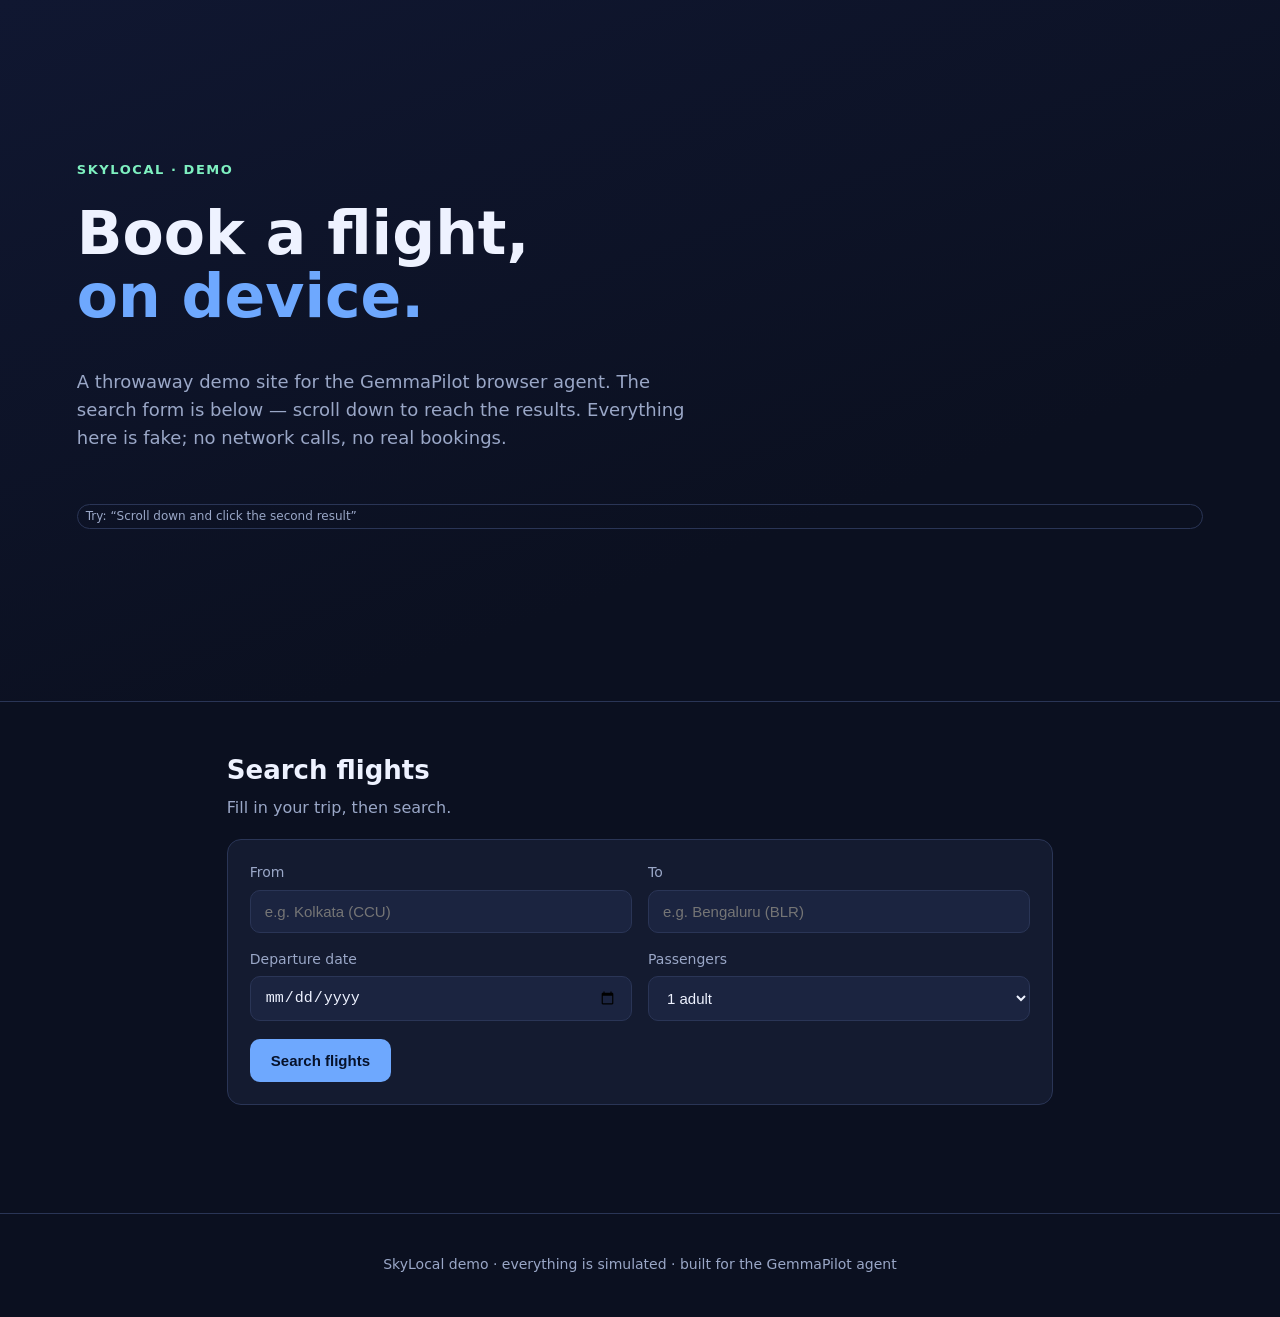
<file: demo-site/index.html>
<!doctype html>
<html lang="en">
<head>
  <meta charset="utf-8" />
  <meta name="viewport" content="width=device-width, initial-scale=1" />
  <title>SkyLocal — Demo Flight Booking</title>
  <style>
    :root {
      --bg: #0b1020; --panel: #141b30; --panel2: #1b2440; --line: #2a3556;
      --ink: #eef2ff; --muted: #9aa7c7; --brand: #6ea8fe; --accent: #7ef0c0;
      --danger: #ff8a8a; --radius: 14px;
    }
    * { box-sizing: border-box; }
    body {
      margin: 0; font: 16px/1.55 system-ui, -apple-system, Segoe UI, Roboto, sans-serif;
      color: var(--ink); background: radial-gradient(1200px 600px at 70% -10%, #16203f 0, transparent 60%), var(--bg);
      background-color: var(--bg);
    }
    header.hero {
      min-height: 78vh; display: flex; flex-direction: column; justify-content: center;
      padding: 6vh 6vw; gap: 22px;
      background: linear-gradient(160deg, #101731, #0b1020 70%);
      border-bottom: 1px solid var(--line);
    }
    .badge { color: var(--accent); font-weight: 700; letter-spacing: .12em; text-transform: uppercase; font-size: 13px; }
    h1 { font-size: clamp(34px, 6vw, 60px); margin: 0; line-height: 1.05; }
    h1 span { color: var(--brand); }
    .sub { color: var(--muted); max-width: 620px; font-size: 18px; }
    main { padding: 0 6vw 12vh; max-width: 980px; margin: 0 auto; }
    section { margin-top: 48px; }
    h2 { font-size: 26px; margin: 0 0 6px; }
    .hint { color: var(--muted); margin: 0 0 18px; }
    .panel { background: var(--panel); border: 1px solid var(--line); border-radius: var(--radius); padding: 22px; }
    .grid { display: grid; grid-template-columns: 1fr 1fr; gap: 16px; }
    @media (max-width: 620px) { .grid { grid-template-columns: 1fr; } }
    label { display: block; font-size: 14px; color: var(--muted); margin-bottom: 6px; }
    input, select {
      width: 100%; padding: 12px 14px; border-radius: 10px; border: 1px solid var(--line);
      background: var(--panel2); color: var(--ink); font-size: 15px;
    }
    input:focus, select:focus { outline: 2px solid var(--brand); border-color: var(--brand); }
    .btn {
      display: inline-flex; align-items: center; gap: 8px; cursor: pointer;
      padding: 12px 20px; border-radius: 10px; border: 1px solid transparent;
      font-size: 15px; font-weight: 600;
    }
    .btn-primary { background: var(--brand); color: #06122b; }
    .btn-primary:hover { filter: brightness(1.08); }
    .btn-ghost { background: transparent; border-color: var(--line); color: var(--ink); }
    .btn-danger { background: var(--danger); color: #2a0808; }
    .btn-row { margin-top: 18px; display: flex; gap: 12px; flex-wrap: wrap; }
    .result {
      display: flex; align-items: center; justify-content: space-between; gap: 16px;
      border: 1px solid var(--line); background: var(--panel2); border-radius: 12px;
      padding: 16px 18px; margin-bottom: 14px;
    }
    .result h3 { margin: 0 0 4px; font-size: 18px; }
    .result .meta { color: var(--muted); font-size: 14px; }
    .price { font-size: 20px; font-weight: 800; color: var(--accent); white-space: nowrap; }
    .hidden { display: none; }
    .review dt { color: var(--muted); font-size: 13px; }
    .review dd { margin: 0 0 12px; font-size: 16px; font-weight: 600; }
    .success { border-color: var(--accent); }
    .success h2 { color: var(--accent); }
    footer { color: var(--muted); text-align: center; padding: 40px; border-top: 1px solid var(--line); font-size: 14px; }
    .tag { display:inline-block; font-size:12px; color:var(--muted); border:1px solid var(--line); padding:2px 8px; border-radius:999px; }
  </style>
</head>
<body>
  <header class="hero">
    <span class="badge">SkyLocal · Demo</span>
    <h1>Book a flight,<br /><span>on device.</span></h1>
    <p class="sub">
      A throwaway demo site for the GemmaPilot browser agent. The search form is
      below — scroll down to reach the results. Everything here is fake; no
      network calls, no real bookings.
    </p>
    <p class="tag">Try: “Scroll down and click the second result”</p>
  </header>

  <main>
    <!-- STEP 1: search -->
    <section id="search-section" aria-labelledby="search-h">
      <h2 id="search-h">Search flights</h2>
      <p class="hint">Fill in your trip, then search.</p>
      <div class="panel">
        <form id="search-form">
          <div class="grid">
            <div>
              <label for="from">From</label>
              <input id="from" name="from" type="text" placeholder="e.g. Kolkata (CCU)" autocomplete="off" />
            </div>
            <div>
              <label for="to">To</label>
              <input id="to" name="to" type="text" placeholder="e.g. Bengaluru (BLR)" autocomplete="off" />
            </div>
            <div>
              <label for="depart">Departure date</label>
              <input id="depart" name="depart" type="date" />
            </div>
            <div>
              <label for="passengers">Passengers</label>
              <select id="passengers" name="passengers">
                <option value="1">1 adult</option>
                <option value="2">2 adults</option>
                <option value="3">3 adults</option>
              </select>
            </div>
          </div>
          <div class="btn-row">
            <button type="submit" class="btn btn-primary" id="search-btn">Search flights</button>
          </div>
        </form>
      </div>
    </section>

    <!-- STEP 2: results -->
    <section id="results-section" class="hidden" aria-labelledby="results-h">
      <h2 id="results-h">Available flights</h2>
      <p class="hint">Choose a flight to continue. (The agent can “click the second result”.)</p>
      <div id="results"></div>
    </section>

    <!-- STEP 3: passenger details -->
    <section id="passenger-section" class="hidden" aria-labelledby="passenger-h">
      <h2 id="passenger-h">Passenger details</h2>
      <p class="hint">Who is flying?</p>
      <div class="panel">
        <form id="passenger-form">
          <div class="grid">
            <div>
              <label for="fullname">Full name</label>
              <input id="fullname" name="fullname" type="text" placeholder="As on ID" autocomplete="off" />
            </div>
            <div>
              <label for="email">Email</label>
              <input id="email" name="email" type="email" placeholder="you@example.com" autocomplete="off" />
            </div>
            <div>
              <label for="phone">Phone</label>
              <input id="phone" name="phone" type="tel" placeholder="+91…" autocomplete="off" />
            </div>
            <div>
              <label for="seat">Seat preference</label>
              <select id="seat" name="seat">
                <option value="window">Window</option>
                <option value="aisle">Aisle</option>
                <option value="any">No preference</option>
              </select>
            </div>
          </div>
          <div class="btn-row">
            <button type="submit" class="btn btn-primary" id="continue-btn">Continue to review</button>
          </div>
        </form>
      </div>
    </section>

    <!-- STEP 4: review + confirm (the RISKY step) -->
    <section id="review-section" class="hidden" aria-labelledby="review-h">
      <h2 id="review-h">Review &amp; confirm</h2>
      <p class="hint">This is the irreversible step. The agent must get your OK first.</p>
      <div class="panel review">
        <dl id="review-list"></dl>
        <div class="btn-row">
          <!-- Accessible name contains "Confirm" -> trips the safety gate -->
          <button type="button" class="btn btn-danger" id="confirm-btn">Confirm Booking</button>
          <button type="button" class="btn btn-ghost" id="back-btn">Go back</button>
        </div>
      </div>
    </section>

    <!-- STEP 5: success -->
    <section id="success-section" class="hidden" aria-labelledby="success-h">
      <div class="panel success">
        <h2 id="success-h">Booking confirmed ✔</h2>
        <p id="confirmation-text" class="hint"></p>
      </div>
    </section>
  </main>

  <footer>SkyLocal demo · everything is simulated · built for the GemmaPilot agent</footer>

  <script>
    const FLIGHTS = [
      { airline: "IndiGo 6E-233", dep: "06:10", arr: "08:55", stops: "Non-stop", price: "₹4,899" },
      { airline: "Air India AI-505", dep: "09:40", arr: "12:30", stops: "Non-stop", price: "₹5,410" },
      { airline: "Vistara UK-812", dep: "13:15", arr: "16:20", stops: "1 stop · DEL", price: "₹6,120" },
      { airline: "SpiceJet SG-191", dep: "18:05", arr: "20:50", stops: "Non-stop", price: "₹4,650" },
      { airline: "Akasa QP-1402", dep: "21:30", arr: "00:20", stops: "Non-stop", price: "₹5,020" },
    ];

    const $ = (id) => document.getElementById(id);
    const show = (id) => $(id).classList.remove("hidden");
    const state = { flight: null, passenger: null, search: null };

    // STEP 1 -> 2
    $("search-form").addEventListener("submit", (e) => {
      e.preventDefault();
      state.search = {
        from: $("from").value || "CCU",
        to: $("to").value || "BLR",
        depart: $("depart").value || "(flexible)",
        passengers: $("passengers").value,
      };
      const wrap = $("results");
      wrap.innerHTML = "";
      FLIGHTS.forEach((f, i) => {
        const row = document.createElement("div");
        row.className = "result";
        row.innerHTML = `
          <div>
            <h3>${f.airline}</h3>
            <div class="meta">${f.dep} → ${f.arr} · ${f.stops}</div>
          </div>
          <div style="display:flex;align-items:center;gap:16px">
            <span class="price">${f.price}</span>
            <button type="button" class="btn btn-primary select-btn"
                    aria-label="Select ${f.airline}">Select</button>
          </div>`;
        row.querySelector(".select-btn").addEventListener("click", () => selectFlight(i));
        wrap.appendChild(row);
      });
      show("results-section");
      $("results-section").scrollIntoView({ behavior: "smooth" });
    });

    // STEP 2 -> 3
    function selectFlight(i) {
      state.flight = FLIGHTS[i];
      show("passenger-section");
      $("passenger-section").scrollIntoView({ behavior: "smooth" });
    }

    // STEP 3 -> 4
    $("passenger-form").addEventListener("submit", (e) => {
      e.preventDefault();
      state.passenger = {
        name: $("fullname").value || "(unnamed)",
        email: $("email").value || "(no email)",
        phone: $("phone").value || "(no phone)",
        seat: $("seat").value,
      };
      const dl = $("review-list");
      dl.innerHTML = `
        <dt>Flight</dt><dd>${state.flight.airline} · ${state.flight.price}</dd>
        <dt>Route</dt><dd>${state.search.from} → ${state.search.to} · ${state.search.depart}</dd>
        <dt>Passenger</dt><dd>${state.passenger.name}</dd>
        <dt>Contact</dt><dd>${state.passenger.email} · ${state.passenger.phone}</dd>
        <dt>Seat</dt><dd>${state.passenger.seat}</dd>`;
      show("review-section");
      $("review-section").scrollIntoView({ behavior: "smooth" });
    });

    // STEP 4 -> 5 (irreversible)
    $("confirm-btn").addEventListener("click", () => {
      const ref = "SKY" + Math.floor(100000 + Math.random() * 899999);
      $("confirmation-text").textContent =
        `Reference ${ref} — ${state.flight.airline} for ${state.passenger.name}. ` +
        `(Simulated: no real booking was made.)`;
      show("success-section");
      $("success-section").scrollIntoView({ behavior: "smooth" });
    });
    $("back-btn").addEventListener("click", () =>
      $("passenger-section").scrollIntoView({ behavior: "smooth" }));
  </script>
</body>
</html>
</file>
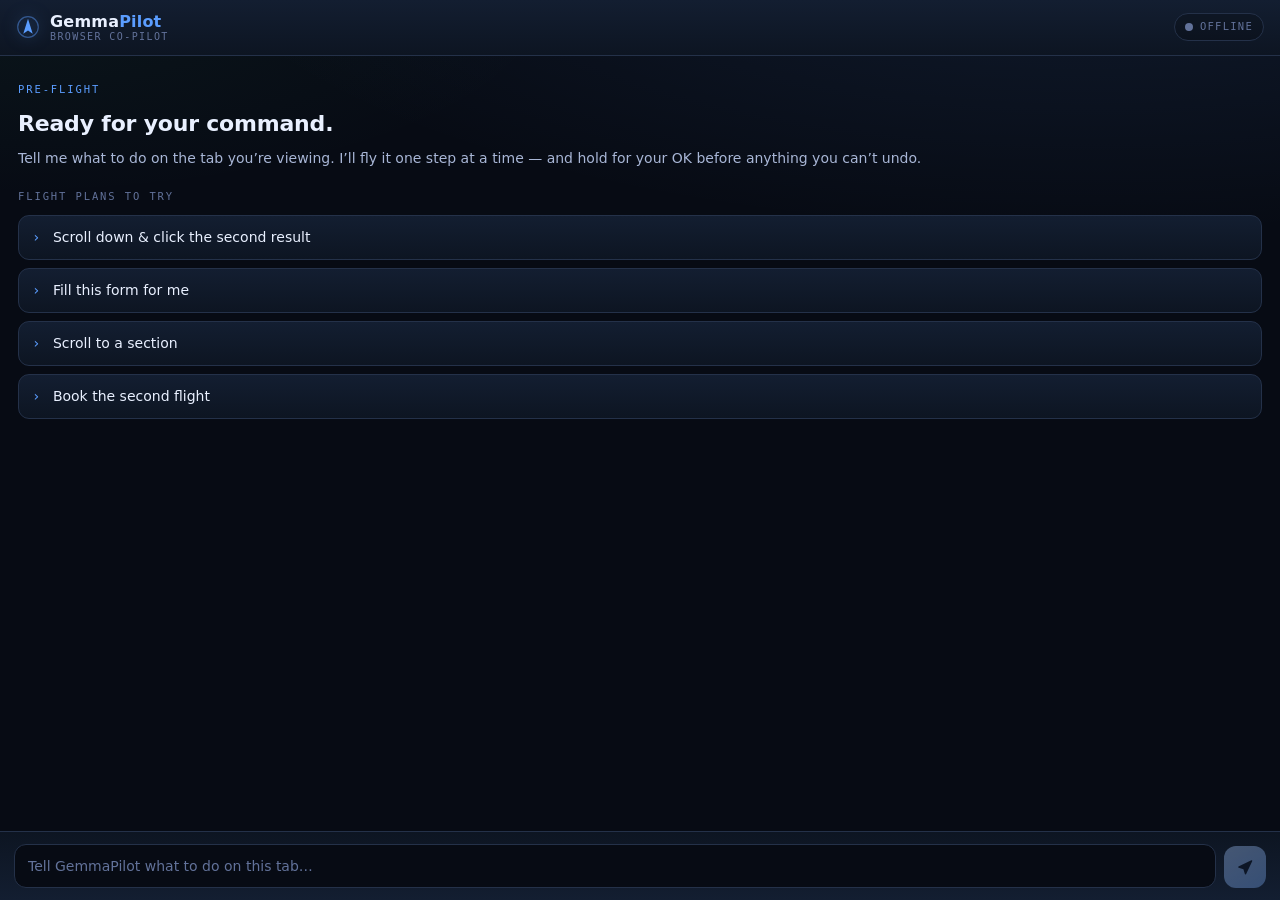
<file: extension/sidepanel.html>
<!doctype html>
<html lang="en">
<head>
  <meta charset="utf-8" />
  <meta name="viewport" content="width=device-width, initial-scale=1" />
  <meta name="color-scheme" content="dark" />
  <title>GemmaPilot</title>
  <link rel="stylesheet" href="sidepanel.css" />
</head>
<body>
  <!-- Flight deck: brand + live status readout -->
  <header class="deck">
    <div class="mark">
      <span class="mark__glyph" aria-hidden="true">
        <svg viewBox="0 0 28 28" width="24" height="24">
          <circle cx="14" cy="14" r="12" fill="none" stroke="currentColor" stroke-width="1.4" opacity=".45" />
          <path d="M14 4.5 L19.5 22 L14 18 L8.5 22 Z" fill="currentColor" />
        </svg>
      </span>
      <span class="mark__text">
        <span class="mark__name">Gemma<span class="mark__accent">Pilot</span></span>
        <span class="mark__tag">browser co-pilot</span>
      </span>
    </div>
    <div id="status" class="status status--off">
      <span class="status__dot" aria-hidden="true"></span>
      <span class="status__label">offline</span>
    </div>
  </header>

  <!-- Telemetry feed -->
  <main id="log" class="log" aria-live="polite">
    <section class="preflight" id="empty-state">
      <p class="eyebrow eyebrow--jet">Pre-flight</p>
      <h1 class="preflight__title">Ready for your command.</h1>
      <p class="preflight__body">
        Tell me what to do on the tab you’re viewing. I’ll fly it one step at a
        time — and hold for your OK before anything you can’t undo.
      </p>
      <p class="eyebrow preflight__label">Flight plans to try</p>
      <div class="chips">
        <button class="chip" type="button" data-fill="Scroll down and click the second result">
          Scroll down &amp; click the second result
        </button>
        <button class="chip" type="button" data-fill="Fill this form with name Akash, email akash@example.com">
          Fill this form for me
        </button>
        <button class="chip" type="button" data-fill="Scroll to the References section">
          Scroll to a section
        </button>
        <button class="chip" type="button" data-fill="Book the second flight for Akash, email akash@example.com">
          Book the second flight
        </button>
      </div>
    </section>
  </main>

  <!-- Safety gate: amber caution annunciator -->
  <section id="gate" class="gate hidden" aria-live="assertive">
    <p class="eyebrow eyebrow--amber gate__title">
      <span class="gate__chevron" aria-hidden="true">⚠</span> Clearance required
    </p>
    <p class="gate__reason" id="gate-reason"></p>
    <div class="gate__target" id="gate-target" hidden></div>
    <div class="gate__actions">
      <button id="approve-btn" class="btn btn--go" type="button">Approve</button>
      <button id="deny-btn" class="btn btn--stop" type="button">Deny</button>
    </div>
  </section>

  <!-- Composer -->
  <footer class="composer">
    <textarea id="input" class="composer__input" rows="1"
              placeholder="Tell GemmaPilot what to do on this tab…"
              aria-label="Instruction"></textarea>
    <button id="run-btn" class="composer__send" type="button" aria-label="Run" disabled>
      <svg viewBox="0 0 24 24" width="18" height="18" aria-hidden="true">
        <path d="M3.2 11.3 20.5 3.1c.7-.3 1.4.4 1.1 1.1l-8.2 17.3c-.3.7-1.4.6-1.6-.2l-1.9-6.3-6.3-1.9c-.8-.2-.9-1.3-.2-1.6Z" fill="currentColor" />
      </svg>
    </button>
  </footer>

  <script src="sidepanel.js"></script>
</body>
</html>
</file>
<file: extension/sidepanel.css>
/* GemmaPilot — glass-cockpit side panel.
   Signature: a vertical flight-path rail with glowing waypoint nodes; the agent
   traces an ordered sequence of steps down it. Amber = caution (the gate). */

:root {
  /* deck (navy, not the generic black) */
  --void: #070b14;
  --deck: #0d1522;
  --deck-2: #131e31;
  --deck-3: #17243b;
  --edge: #243149;
  --edge-soft: #1a2740;

  /* readouts */
  --ink: #e9f0ff;
  --sub: #a8b6d6;
  --muted: #62729a;

  /* instrument accents */
  --jet: #5b9dff;      /* primary — sky */
  --jet-2: #8bb8ff;
  --go: #4fe0a0;       /* executed / cleared */
  --amber: #ffb64d;    /* caution / gate */
  --stop: #ff6b6b;     /* deny / fault */

  --sans: "Inter", ui-sans-serif, system-ui, -apple-system, "Segoe UI", Roboto, sans-serif;
  --mono: ui-monospace, "JetBrains Mono", "SF Mono", "Cascadia Code", Menlo, Consolas, monospace;

  --rail-w: 26px;
}

* { box-sizing: border-box; }
html, body { height: 100%; }
body {
  margin: 0;
  display: flex;
  flex-direction: column;
  height: 100vh;
  color: var(--ink);
  font-family: var(--sans);
  font-size: 14px;
  line-height: 1.5;
  background:
    radial-gradient(120% 60% at 85% -10%, rgba(91, 157, 255, 0.12), transparent 60%),
    radial-gradient(80% 40% at 0% 0%, rgba(79, 224, 160, 0.05), transparent 55%),
    var(--void);
}

/* shared type devices */
.eyebrow {
  font-family: var(--mono);
  font-size: 10.5px;
  letter-spacing: 0.18em;
  text-transform: uppercase;
  color: var(--muted);
  margin: 0;
}
.eyebrow--jet { color: var(--jet); }
.eyebrow--amber { color: var(--amber); }
code {
  font-family: var(--mono);
  font-size: 0.86em;
  background: var(--deck-3);
  border: 1px solid var(--edge-soft);
  padding: 0.5px 6px;
  border-radius: 6px;
  color: var(--jet-2);
}

/* ---------- flight deck (header) ---------- */
.deck {
  display: flex;
  align-items: center;
  justify-content: space-between;
  gap: 10px;
  padding: 13px 16px;
  background: linear-gradient(180deg, var(--deck-2), var(--deck));
  border-bottom: 1px solid var(--edge);
}
.mark { display: flex; align-items: center; gap: 10px; min-width: 0; }
.mark__glyph { color: var(--jet); display: grid; place-items: center; filter: drop-shadow(0 0 8px rgba(91,157,255,0.5)); }
.mark__text { display: flex; flex-direction: column; line-height: 1.1; min-width: 0; }
.mark__name { font-weight: 700; font-size: 16px; letter-spacing: 0.2px; }
.mark__accent { color: var(--jet); }
.mark__tag { font-family: var(--mono); font-size: 10px; letter-spacing: 0.14em; text-transform: uppercase; color: var(--muted); }

.status {
  display: inline-flex; align-items: center; gap: 7px;
  font-family: var(--mono); font-size: 10.5px; letter-spacing: 0.12em; text-transform: uppercase;
  padding: 5px 10px; border-radius: 999px;
  border: 1px solid var(--edge); background: rgba(0,0,0,0.2); color: var(--muted);
  white-space: nowrap;
}
.status__dot { width: 8px; height: 8px; border-radius: 50%; background: currentColor; }
.status--off { color: var(--muted); }
.status--on  { color: var(--go);  border-color: color-mix(in srgb, var(--go) 40%, var(--edge)); }
.status--busy{ color: var(--amber); border-color: color-mix(in srgb, var(--amber) 40%, var(--edge)); }
.status--err { color: var(--stop); border-color: color-mix(in srgb, var(--stop) 45%, var(--edge)); }
.status--busy .status__dot { animation: breathe 1.3s ease-in-out infinite; }
.status--on  .status__dot { box-shadow: 0 0 9px currentColor; }

/* ---------- telemetry feed ---------- */
.log {
  flex: 1; overflow-y: auto; overflow-x: hidden;
  padding: 8px 16px 16px;
  scrollbar-width: thin; scrollbar-color: var(--edge) transparent;
}
.log::-webkit-scrollbar { width: 8px; }
.log::-webkit-scrollbar-thumb { background: var(--edge); border-radius: 8px; }

/* pre-flight / empty state */
.preflight { padding: 18px 2px; }
.preflight__title { font-size: 22px; font-weight: 700; letter-spacing: -0.2px; margin: 10px 0 8px; }
.preflight__body { color: var(--sub); margin: 0 0 20px; }
.preflight__label { margin-bottom: 10px; }
.chips { display: flex; flex-direction: column; gap: 8px; }
.chip {
  text-align: left; cursor: pointer; font: inherit; color: var(--ink);
  background: linear-gradient(180deg, var(--deck-2), var(--deck));
  border: 1px solid var(--edge); border-radius: 11px; padding: 11px 13px;
  transition: border-color .15s ease, transform .12s ease, background .15s ease;
}
.chip::before { content: "›"; color: var(--jet); font-family: var(--mono); margin-right: 8px; }
.chip:hover { border-color: color-mix(in srgb, var(--jet) 55%, var(--edge)); transform: translateX(2px); }

/* ---------- flight-path entries ---------- */
.entry {
  display: grid;
  grid-template-columns: var(--rail-w) 1fr;
  column-gap: 10px;
  animation: waypoint-in .28s cubic-bezier(.2,.7,.3,1) both;
}
.entry__rail { position: relative; }
/* the continuous flight path */
.entry__rail::before {
  content: ""; position: absolute; left: 50%; top: 0; bottom: 0;
  width: 2px; transform: translateX(-50%);
  background: linear-gradient(var(--edge), var(--edge));
}
.entry:first-child .entry__rail::before { top: 14px; }
.entry:last-child .entry__rail::before { bottom: auto; height: 16px; }
.entry__node {
  position: absolute; left: 50%; top: 9px; transform: translateX(-50%);
  width: 11px; height: 11px; border-radius: 50%;
  background: var(--node, var(--muted));
  border: 2px solid var(--deck);
  box-shadow: 0 0 0 2px color-mix(in srgb, var(--node, var(--muted)) 22%, transparent),
              0 0 10px color-mix(in srgb, var(--node, var(--muted)) 60%, transparent);
}
.entry__body { min-width: 0; padding: 4px 0 16px; }
.entry__eyebrow { margin-bottom: 3px; }
.entry__kind {
  font-family: var(--mono); font-size: 10px; letter-spacing: 0.16em; text-transform: uppercase;
  color: var(--node, var(--muted));
}
.entry__head { margin: 0; font-size: 14px; word-break: break-word; }
.entry__head b { font-weight: 700; }
.entry__sub { margin: 3px 0 0; font-size: 12.5px; color: var(--sub); word-break: break-word; }

/* entry variants set --node + emphasis */
.entry--task   { --node: var(--jet); }
.entry--observe{ --node: var(--muted); }
.entry--observe .entry__head { color: var(--sub); font-size: 12.5px; }
.entry--plan   { --node: var(--jet); }
.entry--act    { --node: var(--go); }
.entry--warn   { --node: var(--amber); }
.entry--stop   { --node: var(--stop); }
.entry--done   { --node: var(--jet-2); }

.task-card {
  margin-top: 2px; padding: 10px 12px; border-radius: 11px;
  background: linear-gradient(180deg, rgba(91,157,255,0.16), rgba(91,157,255,0.06));
  border: 1px solid color-mix(in srgb, var(--jet) 40%, var(--edge));
  font-weight: 600;
}
.result-card {
  margin-top: 2px; padding: 11px 13px; border-radius: 11px;
  background: linear-gradient(180deg, rgba(79,224,160,0.12), rgba(79,224,160,0.03));
  border: 1px solid color-mix(in srgb, var(--go) 38%, var(--edge));
}

/* ---------- safety gate ---------- */
.gate {
  margin: 0 12px 10px;
  padding: 13px 14px;
  border-radius: 14px;
  border: 1px solid color-mix(in srgb, var(--amber) 55%, var(--edge));
  background:
    radial-gradient(120% 100% at 50% 0%, rgba(255,182,77,0.16), transparent 70%),
    var(--deck-2);
  box-shadow: 0 -6px 26px rgba(255,182,77,0.12), 0 0 0 1px rgba(255,182,77,0.08) inset;
  animation: gate-in .32s cubic-bezier(.2,.7,.3,1) both;
}
.gate__title { display: flex; align-items: center; gap: 6px; margin-bottom: 7px; }
.gate__chevron { font-size: 12px; }
.gate__reason { margin: 0; font-size: 13px; color: var(--ink); }
.gate__target {
  margin-top: 8px; font-family: var(--mono); font-size: 11.5px; color: var(--amber);
  background: rgba(0,0,0,0.28); border: 1px solid var(--edge-soft);
  border-radius: 8px; padding: 6px 9px; word-break: break-word;
}
.gate__actions { display: flex; gap: 8px; margin-top: 12px; }

/* ---------- composer ---------- */
.composer {
  display: flex; align-items: flex-end; gap: 8px;
  padding: 12px 14px calc(12px + env(safe-area-inset-bottom, 0px));
  border-top: 1px solid var(--edge);
  background: linear-gradient(0deg, var(--deck-2), var(--deck));
}
.composer__input {
  flex: 1; resize: none; font: inherit; color: var(--ink);
  background: var(--void); border: 1px solid var(--edge); border-radius: 12px;
  padding: 11px 13px; max-height: 132px; line-height: 1.45;
  scrollbar-width: thin;
}
.composer__input::placeholder { color: var(--muted); }
.composer__input:focus-visible { outline: none; border-color: var(--jet); box-shadow: 0 0 0 3px rgba(91,157,255,0.22); }
.composer__send {
  flex: none; width: 42px; height: 42px; border-radius: 12px; cursor: pointer;
  display: grid; place-items: center; border: none; color: #06122b;
  background: linear-gradient(150deg, var(--jet-2), var(--jet));
  box-shadow: 0 4px 14px rgba(91,157,255,0.35);
  transition: transform .12s ease, filter .15s ease, box-shadow .15s ease;
}
.composer__send:hover:not(:disabled) { filter: brightness(1.07); transform: translateY(-1px); }
.composer__send:active:not(:disabled) { transform: translateY(0); }
.composer__send:disabled { opacity: 0.4; cursor: not-allowed; box-shadow: none; filter: grayscale(0.3); }

/* buttons */
.btn {
  flex: 1; cursor: pointer; font: inherit; font-weight: 700; font-size: 13px;
  border: 1px solid transparent; border-radius: 10px; padding: 11px 14px;
  transition: filter .15s ease, transform .12s ease;
}
.btn:hover { filter: brightness(1.06); }
.btn:active { transform: translateY(1px); }
.btn--go { background: linear-gradient(150deg, #7ff0bd, var(--go)); color: #043524; }
.btn--stop { background: transparent; border-color: color-mix(in srgb, var(--stop) 70%, transparent); color: var(--stop); }
.btn--stop:hover { background: rgba(255,107,107,0.1); filter: none; }

:focus-visible { outline: 2px solid var(--jet); outline-offset: 2px; border-radius: 8px; }
.hidden { display: none !important; }

/* ---------- motion ---------- */
@keyframes waypoint-in { from { opacity: 0; transform: translateX(-8px); } to { opacity: 1; transform: none; } }
@keyframes gate-in { from { opacity: 0; transform: translateY(12px); } to { opacity: 1; transform: none; } }
@keyframes breathe { 0%,100% { opacity: 1; box-shadow: 0 0 10px currentColor; } 50% { opacity: 0.4; box-shadow: 0 0 3px currentColor; } }

@media (prefers-reduced-motion: reduce) {
  * { animation: none !important; transition: none !important; }
}
</file>
